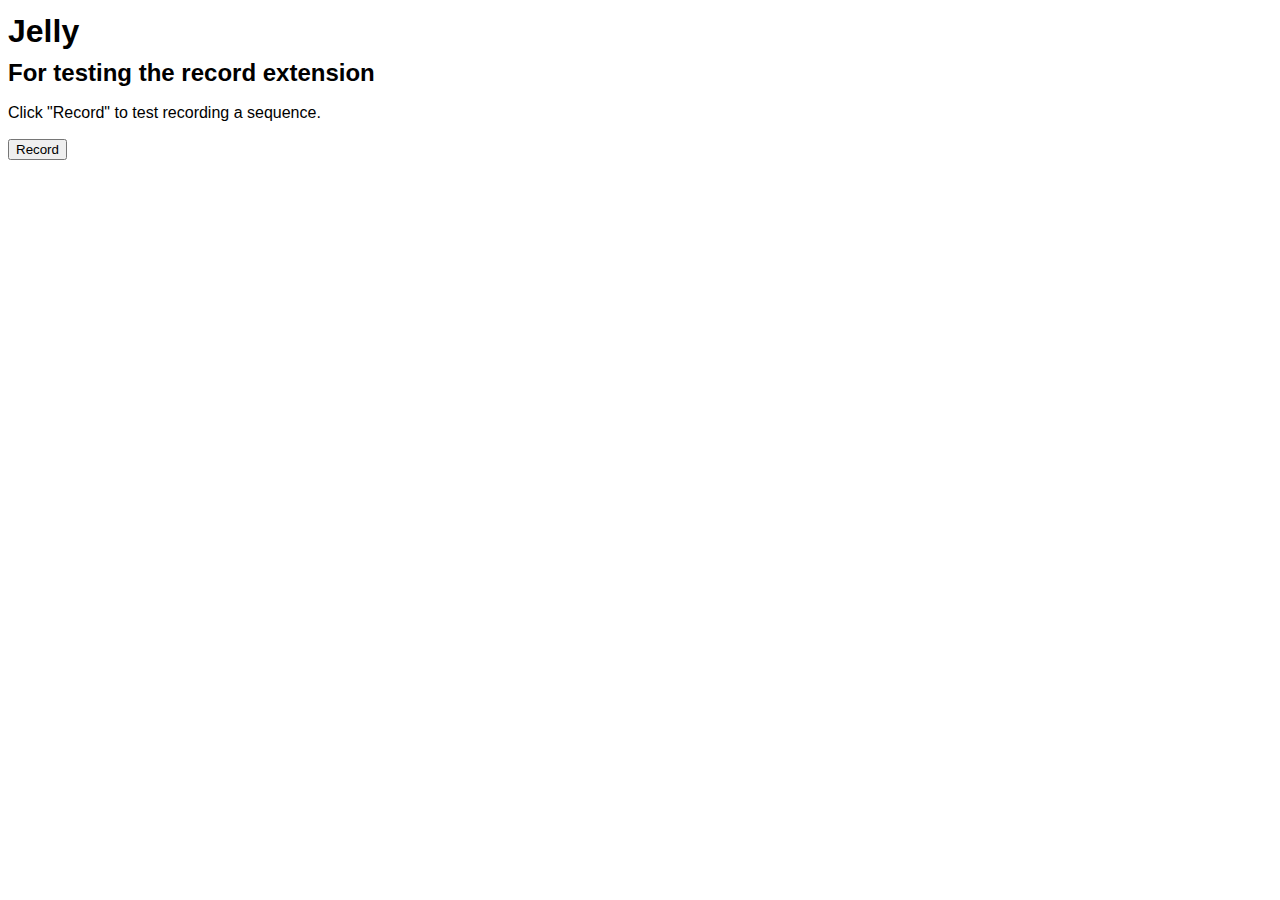
<file: bower_components/mousetrap/plugins/record/tests/index.html>
<!DOCTYPE html>
<html>

    <head>
        <title>Jelly</title>
        <meta charset=utf-8>
        <link href="jelly.css" rel="stylesheet">
    </head>

    <body>
        <h1>Jelly</h1>

        <h2>For testing the <strong>record</strong> extension</h2>

        <p>Click "Record" to test recording a sequence.</p>
        <button class="test-record">Record</button>
        <div class="test-record-result"></div>

        <script type="text/javascript" src="../../../tests/libs/jquery-1.7.2.min.js"></script>
        <script type="text/javascript" src="../../../mousetrap.js"></script>
        <script type="text/javascript" src="../mousetrap-record.js"></script>
        <script type="text/javascript" src="jelly.js"></script>

        <script type="text/javascript">
            Jelly.spread();
        </script>
    </body>

</html>
</file>
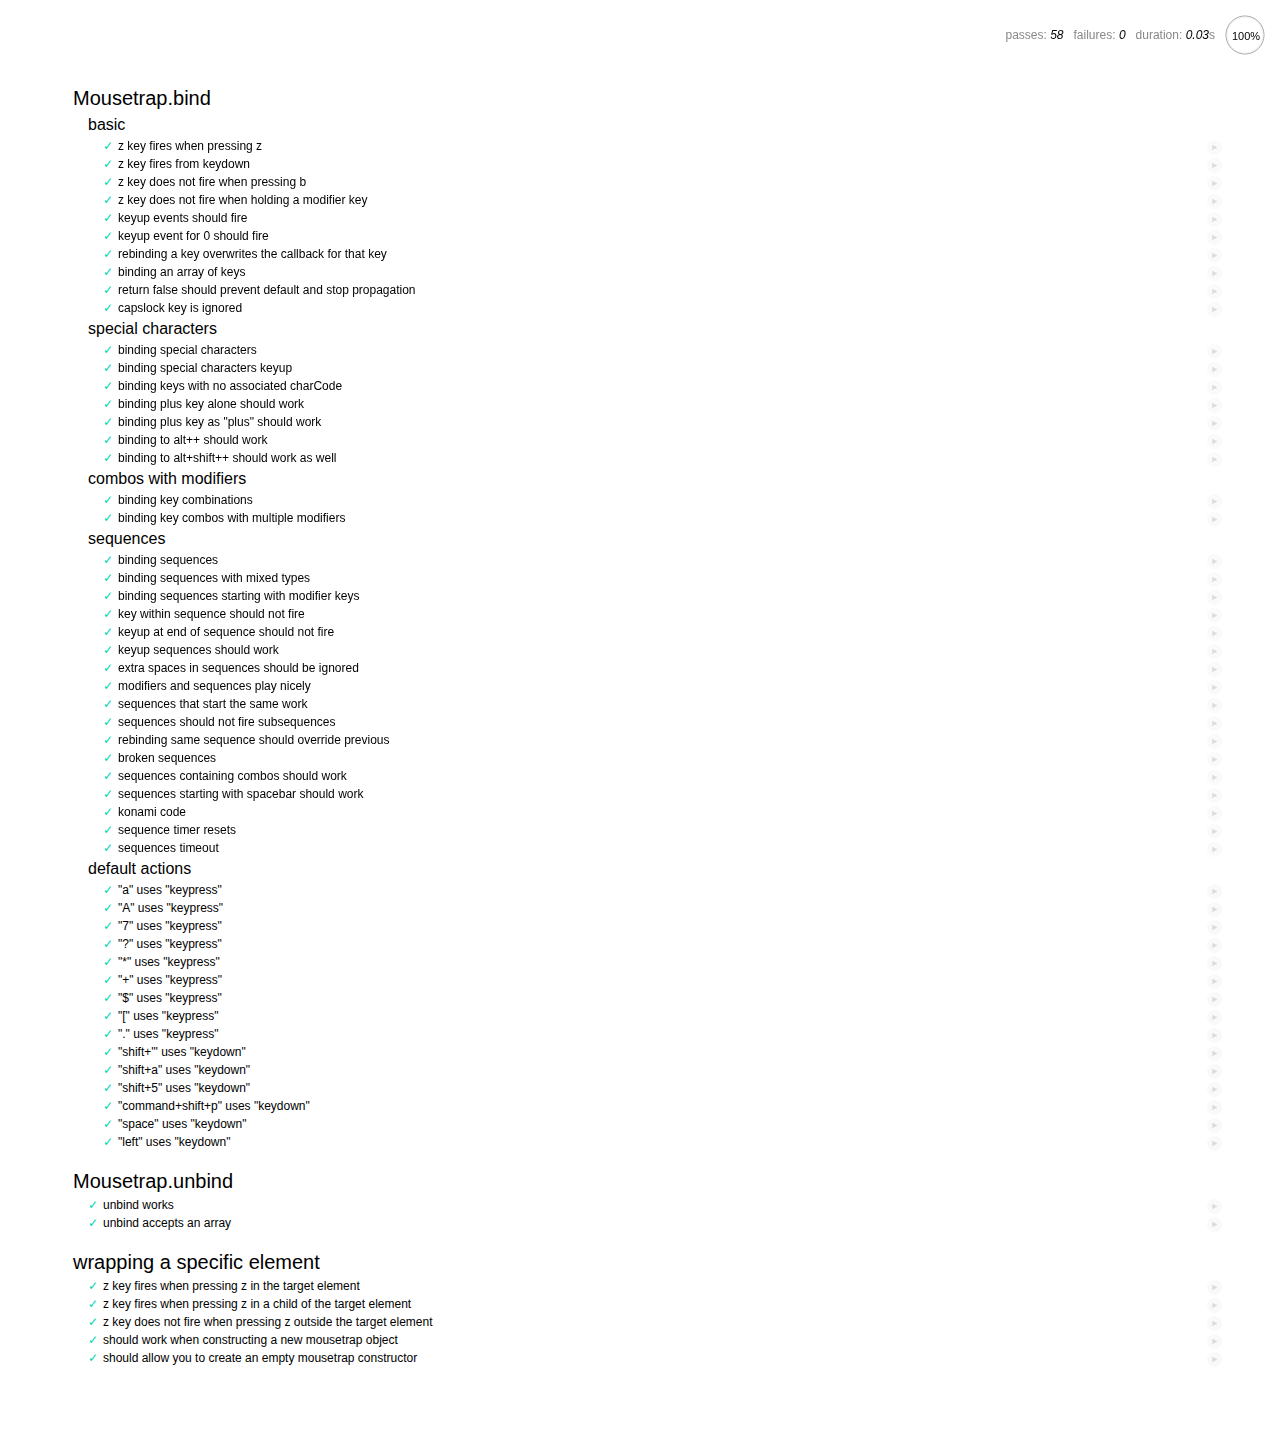
<file: bower_components/mousetrap/tests/mousetrap.html>
<!DOCTYPE html>
<head>
    <meta charset="utf-8">
    <title>Mousetrap Tests</title>
    <link rel="stylesheet" href="libs/mocha-1.9.0.css" />
</head>
<body>
    <!-- used to test targeted keyboard shortcuts w/ Mousetrap.wrap -->
    <form style="display: none;">
        <textarea></textarea>
    </form>

    <div id="mocha"></div>
    <script src="../mousetrap.js"></script>
    <script src="libs/key-event.js"></script>
    <script src="libs/chai-1.6.0.js"></script>
    <!-- <script src="libs/chai-spies-0.5.0.js"></script> -->
    <script src="libs/sinon-chai-2.4.0.js"></script>
    <script src="libs/sinon-1.7.1.js"></script>
    <script src="libs/sinon-ie-1.7.1.js"></script>
    <script src="libs/mocha-1.9.0.js"></script>
    <script>mocha.setup('bdd')</script>
    <script src="test.mousetrap.js"></script>
    <script>
        mocha.globals(['Mousetrap']);

        if (window.mochaPhantomJS) {
            window.mochaPhantomJS.run();
        }
        else if (!window.PHANTOMJS) {
            mocha.run();
        }
    </script>
</body>
</file>
<file: bower_components/mousetrap/plugins/record/tests/jelly.css>
body {
    font-family: helvetica, arial, sans-serif;
    line-height: 20px;
}

kbd {
    background-color: #ccc;
    display: inline-block;
    padding: 0.5ex 1em;
}

.test-record-result {
  margin-top: 20px;
}

.test-record-result span:nth-child(n+2) {
    margin-left: 10px;
}
</file>
<file: bower_components/mousetrap/tests/libs/mocha-1.9.0.css>
@charset "utf-8";

body {
  font: 20px/1.5 "Helvetica Neue", Helvetica, Arial, sans-serif;
  padding: 60px 50px;
}

#mocha ul, #mocha li {
  margin: 0;
  padding: 0;
}

#mocha ul {
  list-style: none;
}

#mocha h1, #mocha h2 {
  margin: 0;
}

#mocha h1 {
  margin-top: 15px;
  font-size: 1em;
  font-weight: 200;
}

#mocha h1 a {
  text-decoration: none;
  color: inherit;
}

#mocha h1 a:hover {
  text-decoration: underline;
}

#mocha .suite .suite h1 {
  margin-top: 0;
  font-size: .8em;
}

.hidden {
  display: none;
}

#mocha h2 {
  font-size: 12px;
  font-weight: normal;
  cursor: pointer;
}

#mocha .suite {
  margin-left: 15px;
}

#mocha .test {
  margin-left: 15px;
  overflow: hidden;
}

#mocha .test.pending:hover h2::after {
  content: '(pending)';
  font-family: arial;
}

#mocha .test.pass.medium .duration {
  background: #C09853;
}

#mocha .test.pass.slow .duration {
  background: #B94A48;
}

#mocha .test.pass::before {
  content: '✓';
  font-size: 12px;
  display: block;
  float: left;
  margin-right: 5px;
  color: #00d6b2;
}

#mocha .test.pass .duration {
  font-size: 9px;
  margin-left: 5px;
  padding: 2px 5px;
  color: white;
  -webkit-box-shadow: inset 0 1px 1px rgba(0,0,0,.2);
  -moz-box-shadow: inset 0 1px 1px rgba(0,0,0,.2);
  box-shadow: inset 0 1px 1px rgba(0,0,0,.2);
  -webkit-border-radius: 5px;
  -moz-border-radius: 5px;
  -ms-border-radius: 5px;
  -o-border-radius: 5px;
  border-radius: 5px;
}

#mocha .test.pass.fast .duration {
  display: none;
}

#mocha .test.pending {
  color: #0b97c4;
}

#mocha .test.pending::before {
  content: '◦';
  color: #0b97c4;
}

#mocha .test.fail {
  color: #c00;
}

#mocha .test.fail pre {
  color: black;
}

#mocha .test.fail::before {
  content: '✖';
  font-size: 12px;
  display: block;
  float: left;
  margin-right: 5px;
  color: #c00;
}

#mocha .test pre.error {
  color: #c00;
  max-height: 300px;
  overflow: auto;
}

#mocha .test pre {
  display: block;
  float: left;
  clear: left;
  font: 12px/1.5 monaco, monospace;
  margin: 5px;
  padding: 15px;
  border: 1px solid #eee;
  border-bottom-color: #ddd;
  -webkit-border-radius: 3px;
  -webkit-box-shadow: 0 1px 3px #eee;
  -moz-border-radius: 3px;
  -moz-box-shadow: 0 1px 3px #eee;
}

#mocha .test h2 {
  position: relative;
}

#mocha .test a.replay {
  position: absolute;
  top: 3px;
  right: 0;
  text-decoration: none;
  vertical-align: middle;
  display: block;
  width: 15px;
  height: 15px;
  line-height: 15px;
  text-align: center;
  background: #eee;
  font-size: 15px;
  -moz-border-radius: 15px;
  border-radius: 15px;
  -webkit-transition: opacity 200ms;
  -moz-transition: opacity 200ms;
  transition: opacity 200ms;
  opacity: 0.3;
  color: #888;
}

#mocha .test:hover a.replay {
  opacity: 1;
}

#mocha-report.pass .test.fail {
  display: none;
}

#mocha-report.fail .test.pass {
  display: none;
}

#mocha-error {
  color: #c00;
  font-size: 1.5  em;
  font-weight: 100;
  letter-spacing: 1px;
}

#mocha-stats {
  position: fixed;
  top: 15px;
  right: 10px;
  font-size: 12px;
  margin: 0;
  color: #888;
}

#mocha-stats .progress {
  float: right;
  padding-top: 0;
}

#mocha-stats em {
  color: black;
}

#mocha-stats a {
  text-decoration: none;
  color: inherit;
}

#mocha-stats a:hover {
  border-bottom: 1px solid #eee;
}

#mocha-stats li {
  display: inline-block;
  margin: 0 5px;
  list-style: none;
  padding-top: 11px;
}

#mocha-stats canvas {
  width: 40px;
  height: 40px;
}

code .comment { color: #ddd }
code .init { color: #2F6FAD }
code .string { color: #5890AD }
code .keyword { color: #8A6343 }
code .number { color: #2F6FAD }

@media screen and (max-device-width: 480px) {
  body {
    padding: 60px 0px;
  }

  #stats {
    position: absolute;
  }
}
</file>
